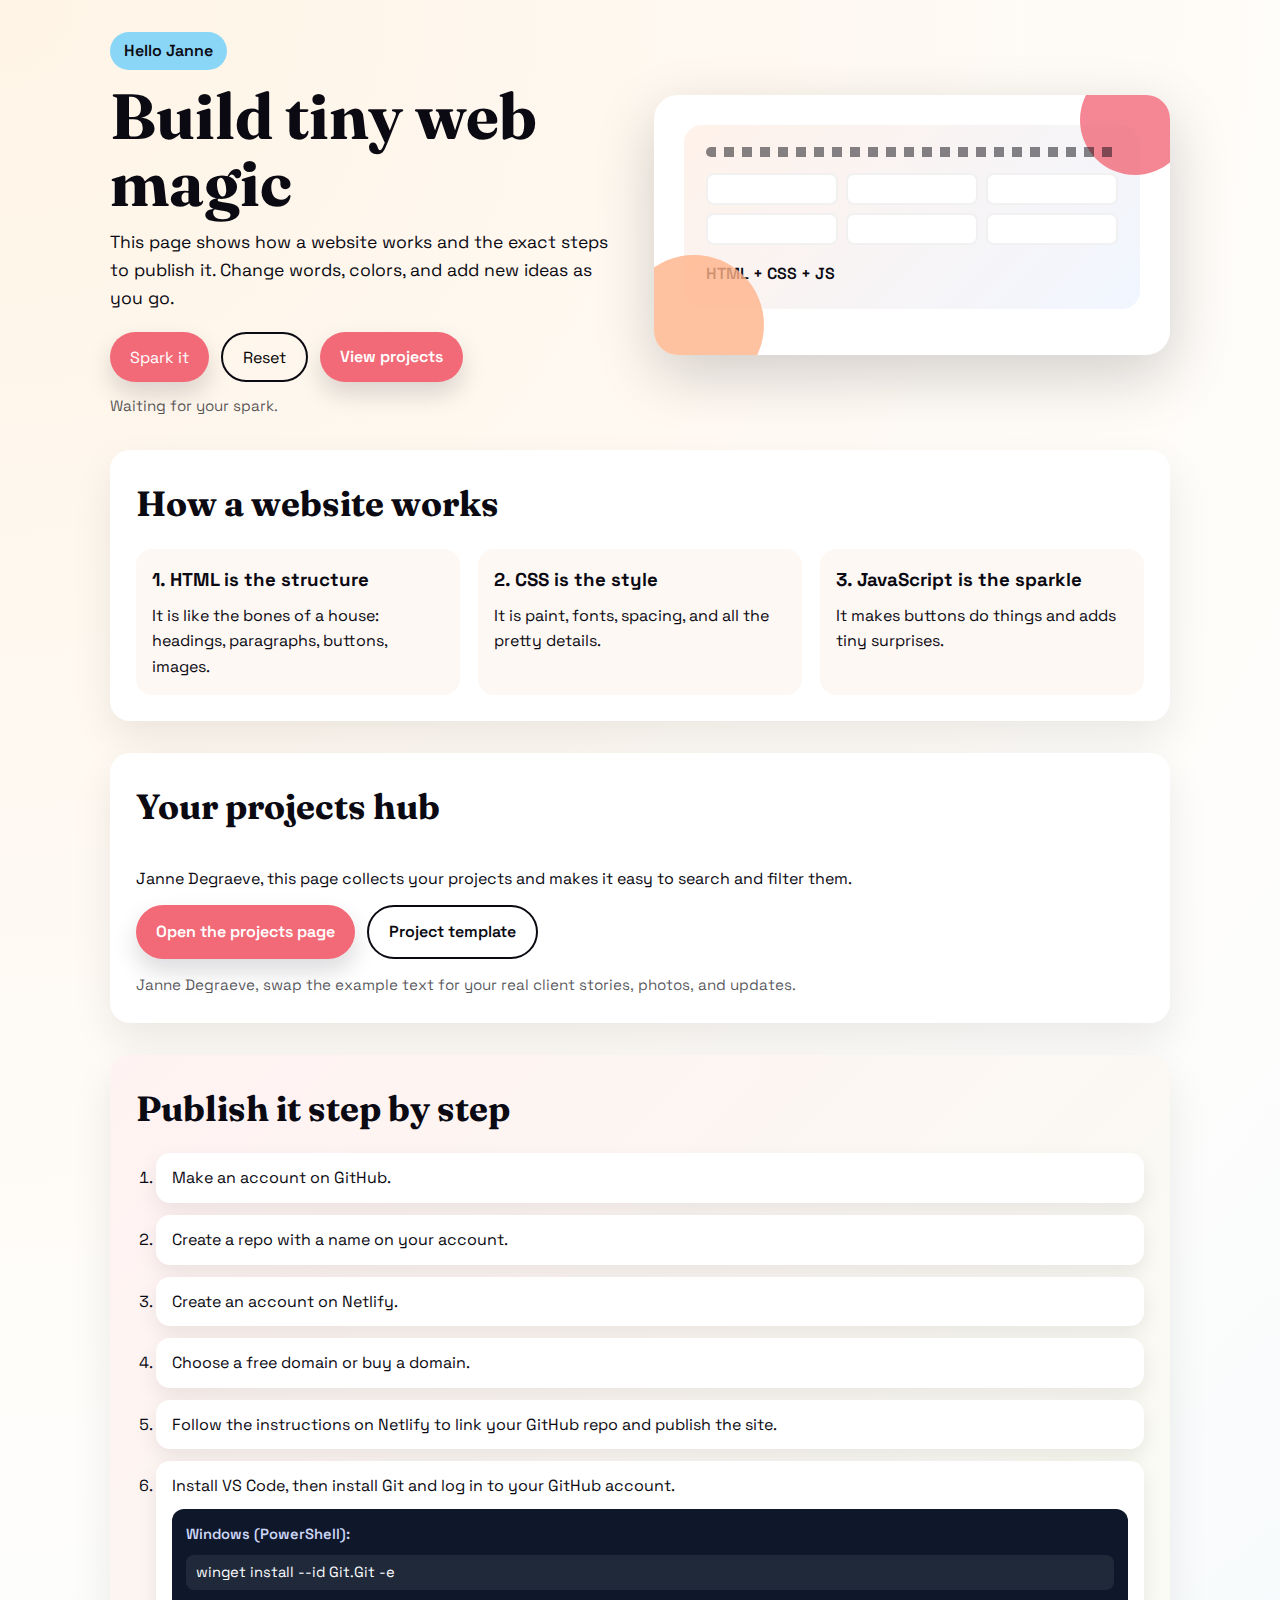
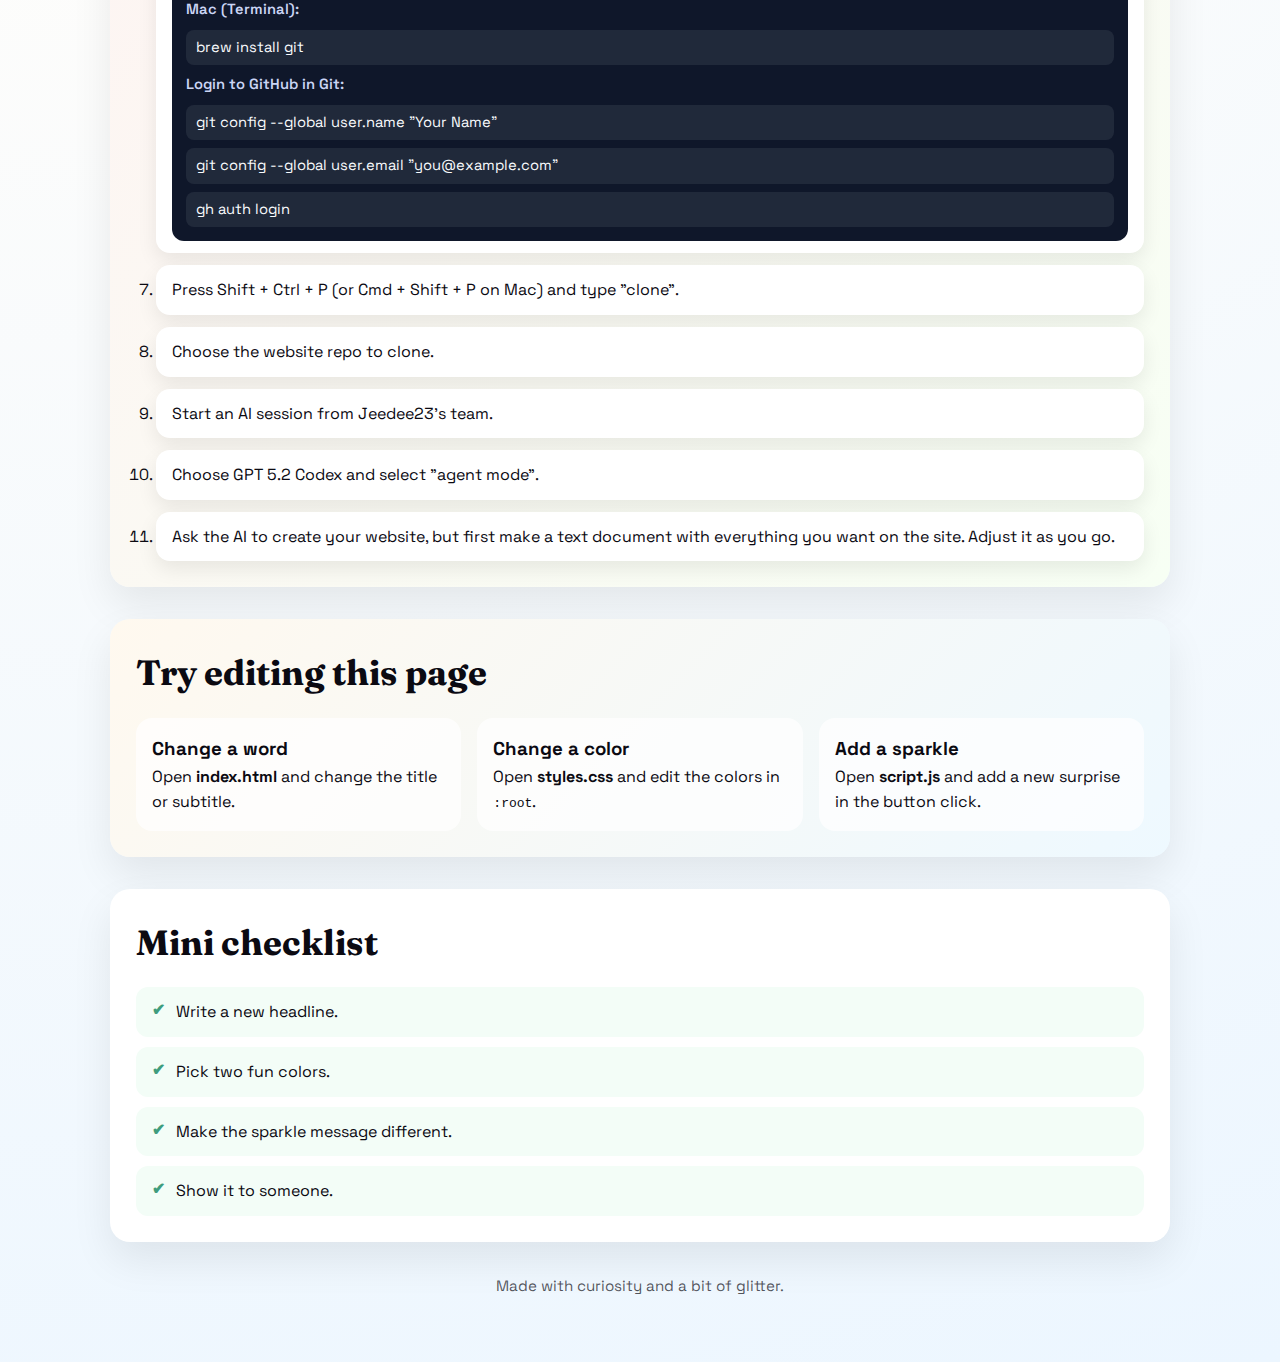
<file: index.html>
<!-- 2026_02_15_@_00-33-58 -->
<!doctype html>
<html lang="en">
  <head>
    <meta charset="UTF-8" />
    <meta name="viewport" content="width=device-width, initial-scale=1" />
    <title>Janne's Mini Web Lab</title>
    <link rel="preconnect" href="https://fonts.googleapis.com" />
    <link rel="preconnect" href="https://fonts.gstatic.com" crossorigin />
    <link
      href="https://fonts.googleapis.com/css2?family=Fraunces:opsz,wght@9..144,600&family=Space+Grotesk:wght@400;600&display=swap"
      rel="stylesheet"
    />
    <link rel="stylesheet" href="styles.css" />
  </head>
  <body>
    <main class="page">
      <header class="hero">
        <div class="hero__text">
          <p class="tag">Hello Janne</p>
          <h1>Build tiny web magic</h1>
          <p class="subtitle">
            This page shows how a website works and the exact steps to publish it.
            Change words, colors, and add new ideas as you go.
          </p>
          <div class="hero__actions">
            <button id="spark-button" class="primary">Spark it</button>
            <button id="reset-button" class="ghost">Reset</button>
            <a class="primary button-link" href="projects.html">View projects</a>
          </div>
          <p id="spark-status" class="status">Waiting for your spark.</p>
        </div>
        <div class="hero__card" aria-hidden="true">
          <div class="orb orb--pink"></div>
          <div class="orb orb--sun"></div>
          <div class="card__screen">
            <div class="wave"></div>
            <div class="mini-grid">
              <span></span><span></span><span></span><span></span><span></span><span></span>
            </div>
            <p>HTML + CSS + JS</p>
          </div>
        </div>
      </header>

      <section class="panel">
        <h2>How a website works</h2>
        <div class="steps">
          <article>
            <h3>1. HTML is the structure</h3>
            <p>It is like the bones of a house: headings, paragraphs, buttons, images.</p>
          </article>
          <article>
            <h3>2. CSS is the style</h3>
            <p>It is paint, fonts, spacing, and all the pretty details.</p>
          </article>
          <article>
            <h3>3. JavaScript is the sparkle</h3>
            <p>It makes buttons do things and adds tiny surprises.</p>
          </article>
        </div>
      </section>

      <section class="panel panel--projects">
        <h2>Your projects hub</h2>
        <p>
          Janne Degraeve, this page collects your projects and makes it easy to search and filter
          them.
        </p>
        <div class="project-links">
          <a class="primary button-link" href="projects.html">Open the projects page</a>
          <a class="ghost button-link" href="project-template.html">Project template</a>
        </div>
        <p class="note">
          Janne Degraeve, swap the example text for your real client stories, photos, and updates.
        </p>
      </section>

      <section class="panel panel--steps">
        <h2>Publish it step by step</h2>
        <ol class="steps-list">
          <li>Make an account on GitHub.</li>
          <li>Create a repo with a name on your account.</li>
          <li>Create an account on Netlify.</li>
          <li>Choose a free domain or buy a domain.</li>
          <li>
            Follow the instructions on Netlify to link your GitHub repo and publish the site.
          </li>
          <li>
            Install VS Code, then install Git and log in to your GitHub account.
            <div class="command-block">
              <p>Windows (PowerShell):</p>
              <code>winget install --id Git.Git -e</code>
              <p>Mac (Terminal):</p>
              <code>brew install git</code>
              <p>Login to GitHub in Git:</p>
              <code>git config --global user.name "Your Name"</code>
              <code>git config --global user.email "you@example.com"</code>
              <code>gh auth login</code>
            </div>
          </li>
          <li>Press Shift + Ctrl + P (or Cmd + Shift + P on Mac) and type "clone".</li>
          <li>Choose the website repo to clone.</li>
          <li>Start an AI session from Jeedee23's team.</li>
          <li>Choose GPT 5.2 Codex and select "agent mode".</li>
          <li>
            Ask the AI to create your website, but first make a text document with everything you
            want on the site. Adjust it as you go.
          </li>
        </ol>
      </section>

      <section class="panel panel--alt">
        <h2>Try editing this page</h2>
        <div class="edit-grid">
          <div>
            <h3>Change a word</h3>
            <p>Open <strong>index.html</strong> and change the title or subtitle.</p>
          </div>
          <div>
            <h3>Change a color</h3>
            <p>Open <strong>styles.css</strong> and edit the colors in <code>:root</code>.</p>
          </div>
          <div>
            <h3>Add a sparkle</h3>
            <p>Open <strong>script.js</strong> and add a new surprise in the button click.</p>
          </div>
        </div>
      </section>

      <section class="panel">
        <h2>Mini checklist</h2>
        <ul class="checklist">
          <li>Write a new headline.</li>
          <li>Pick two fun colors.</li>
          <li>Make the sparkle message different.</li>
          <li>Show it to someone.</li>
        </ul>
      </section>

      <footer class="footer">
        <p>Made with curiosity and a bit of glitter.</p>
      </footer>
    </main>

    <script src="script.js"></script>
  </body>
</html>
</file>
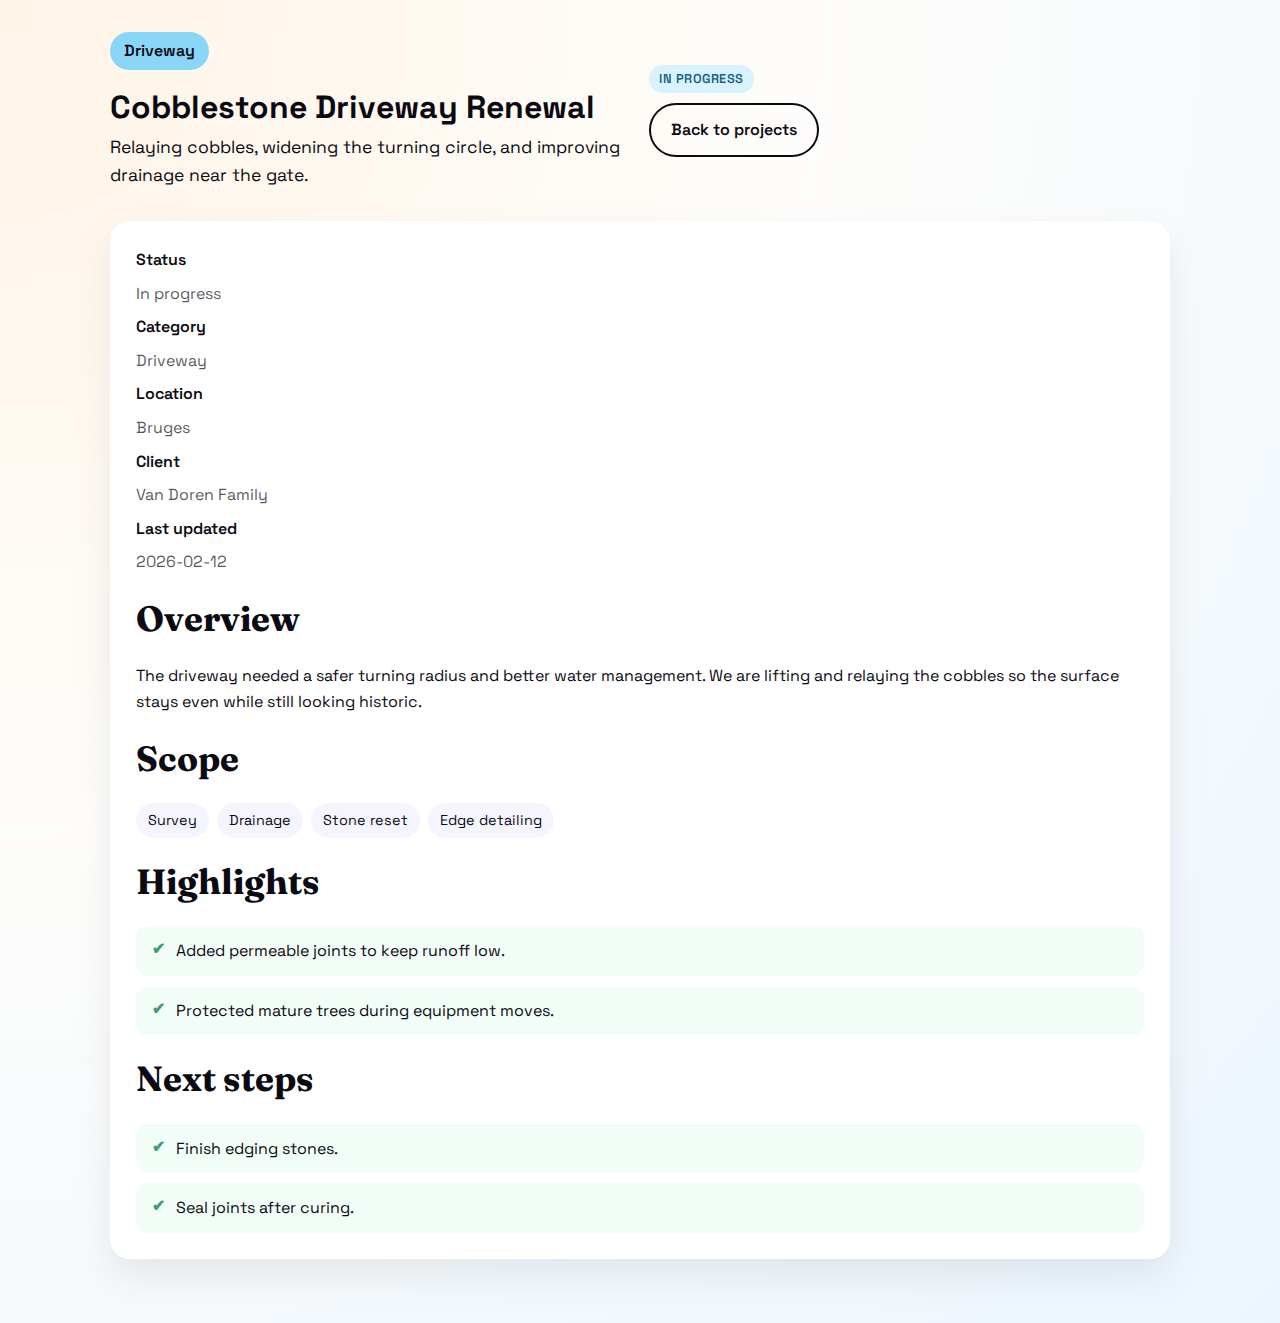
<file: project-driveway-cobble-renewal.html>
<!-- 2026_02_15_@_00-33-58 -->
<!doctype html>
<html lang="en">
  <head>
    <meta charset="UTF-8" />
    <meta name="viewport" content="width=device-width, initial-scale=1" />
    <title>Cobblestone Driveway Renewal | Janne's Mini Web Lab</title>
    <link rel="preconnect" href="https://fonts.googleapis.com" />
    <link rel="preconnect" href="https://fonts.gstatic.com" crossorigin />
    <link
      href="https://fonts.googleapis.com/css2?family=Fraunces:opsz,wght@9..144,600&family=Space+Grotesk:wght@400;600&display=swap"
      rel="stylesheet"
    />
    <link rel="stylesheet" href="styles.css" />
  </head>
  <body>
    <main class="page">
      <header class="projects-hero">
        <div>
          <p class="tag">Driveway</p>
          <h1>Cobblestone Driveway Renewal</h1>
          <p class="subtitle">
            Relaying cobbles, widening the turning circle, and improving drainage near the gate.
          </p>
        </div>
        <div class="projects-hero__stats">
          <span class="badge badge--in-progress">In progress</span>
          <a class="ghost button-link" href="projects.html">Back to projects</a>
        </div>
      </header>

      <section class="panel project-detail">
        <div class="project-meta">
          Status
          <span>In progress</span>
          Category
          <span>Driveway</span>
          Location
          <span>Bruges</span>
          Client
          <span>Van Doren Family</span>
          Last updated
          <span>2026-02-12</span>
        </div>
        <div>
          <h2>Overview</h2>
          <p>
            The driveway needed a safer turning radius and better water management. We are lifting
            and relaying the cobbles so the surface stays even while still looking historic.
          </p>
        </div>
        <div>
          <h2>Scope</h2>
          <div class="pill-list">
            <span class="pill">Survey</span>
            <span class="pill">Drainage</span>
            <span class="pill">Stone reset</span>
            <span class="pill">Edge detailing</span>
          </div>
        </div>
        <div>
          <h2>Highlights</h2>
          <ul class="checklist">
            <li>Added permeable joints to keep runoff low.</li>
            <li>Protected mature trees during equipment moves.</li>
          </ul>
        </div>
        <div>
          <h2>Next steps</h2>
          <ul class="checklist">
            <li>Finish edging stones.</li>
            <li>Seal joints after curing.</li>
          </ul>
        </div>
      </section>
    </main>
  </body>
</html>
</file>
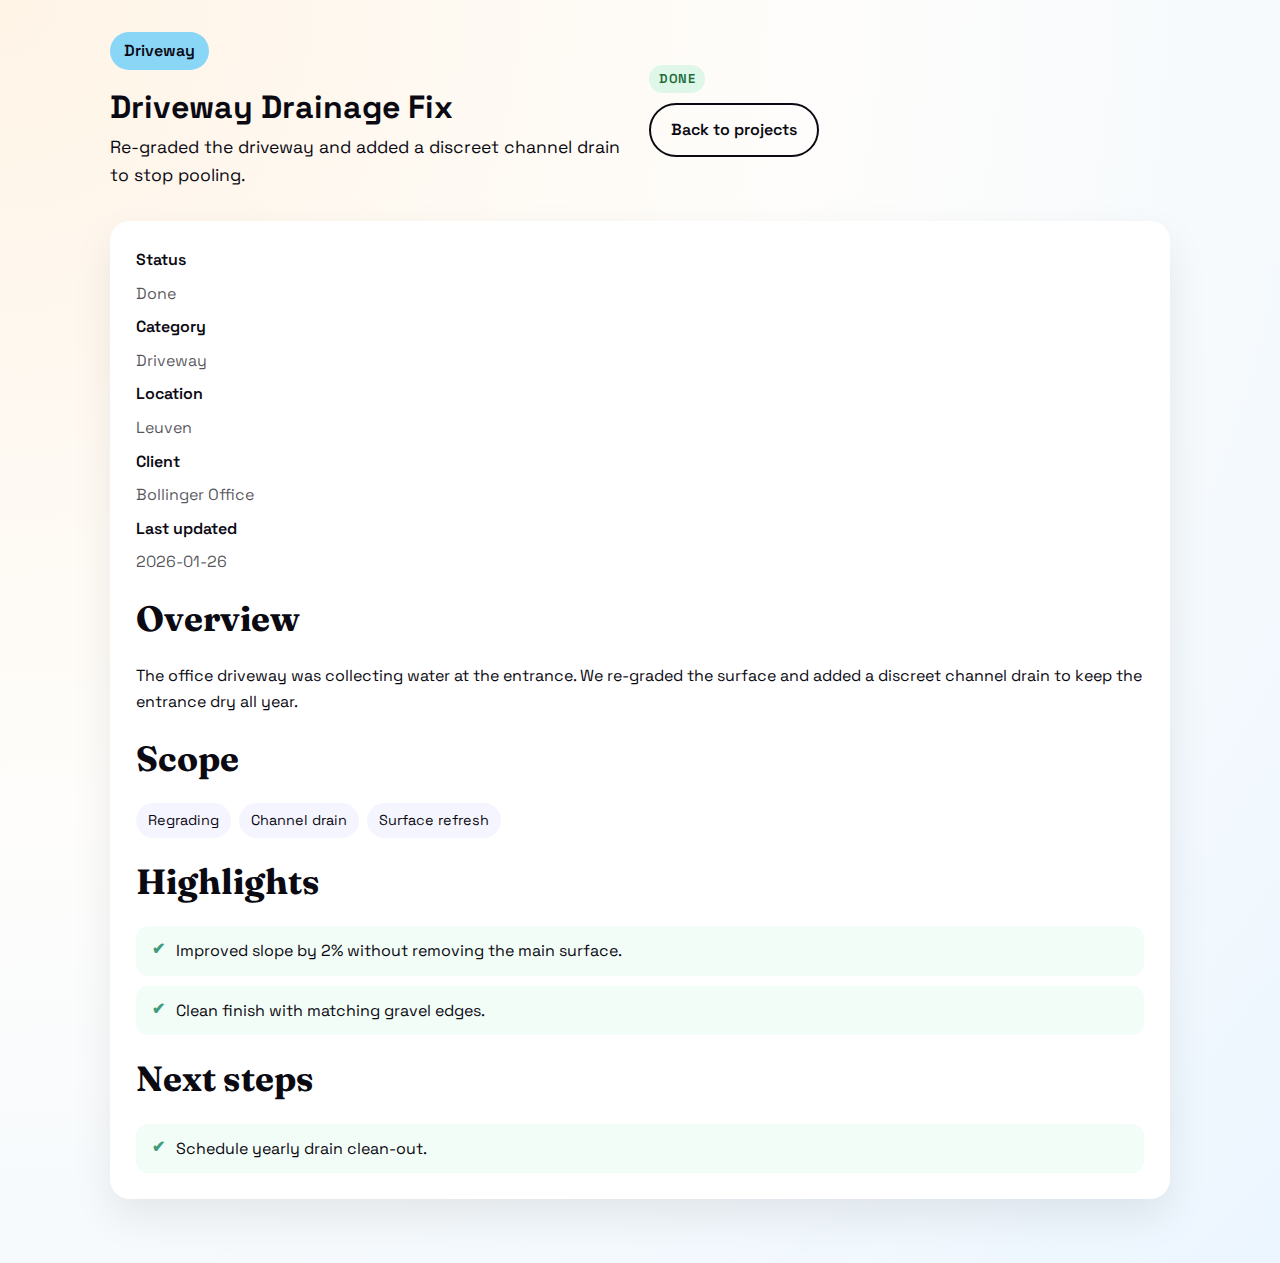
<file: project-driveway-drainage-fix.html>
<!-- 2026_02_15_@_00-33-58 -->
<!doctype html>
<html lang="en">
  <head>
    <meta charset="UTF-8" />
    <meta name="viewport" content="width=device-width, initial-scale=1" />
    <title>Driveway Drainage Fix | Janne's Mini Web Lab</title>
    <link rel="preconnect" href="https://fonts.googleapis.com" />
    <link rel="preconnect" href="https://fonts.gstatic.com" crossorigin />
    <link
      href="https://fonts.googleapis.com/css2?family=Fraunces:opsz,wght@9..144,600&family=Space+Grotesk:wght@400;600&display=swap"
      rel="stylesheet"
    />
    <link rel="stylesheet" href="styles.css" />
  </head>
  <body>
    <main class="page">
      <header class="projects-hero">
        <div>
          <p class="tag">Driveway</p>
          <h1>Driveway Drainage Fix</h1>
          <p class="subtitle">
            Re-graded the driveway and added a discreet channel drain to stop pooling.
          </p>
        </div>
        <div class="projects-hero__stats">
          <span class="badge badge--done">Done</span>
          <a class="ghost button-link" href="projects.html">Back to projects</a>
        </div>
      </header>

      <section class="panel project-detail">
        <div class="project-meta">
          Status
          <span>Done</span>
          Category
          <span>Driveway</span>
          Location
          <span>Leuven</span>
          Client
          <span>Bollinger Office</span>
          Last updated
          <span>2026-01-26</span>
        </div>
        <div>
          <h2>Overview</h2>
          <p>
            The office driveway was collecting water at the entrance. We re-graded the surface and
            added a discreet channel drain to keep the entrance dry all year.
          </p>
        </div>
        <div>
          <h2>Scope</h2>
          <div class="pill-list">
            <span class="pill">Regrading</span>
            <span class="pill">Channel drain</span>
            <span class="pill">Surface refresh</span>
          </div>
        </div>
        <div>
          <h2>Highlights</h2>
          <ul class="checklist">
            <li>Improved slope by 2% without removing the main surface.</li>
            <li>Clean finish with matching gravel edges.</li>
          </ul>
        </div>
        <div>
          <h2>Next steps</h2>
          <ul class="checklist">
            <li>Schedule yearly drain clean-out.</li>
          </ul>
        </div>
      </section>
    </main>
  </body>
</html>
</file>
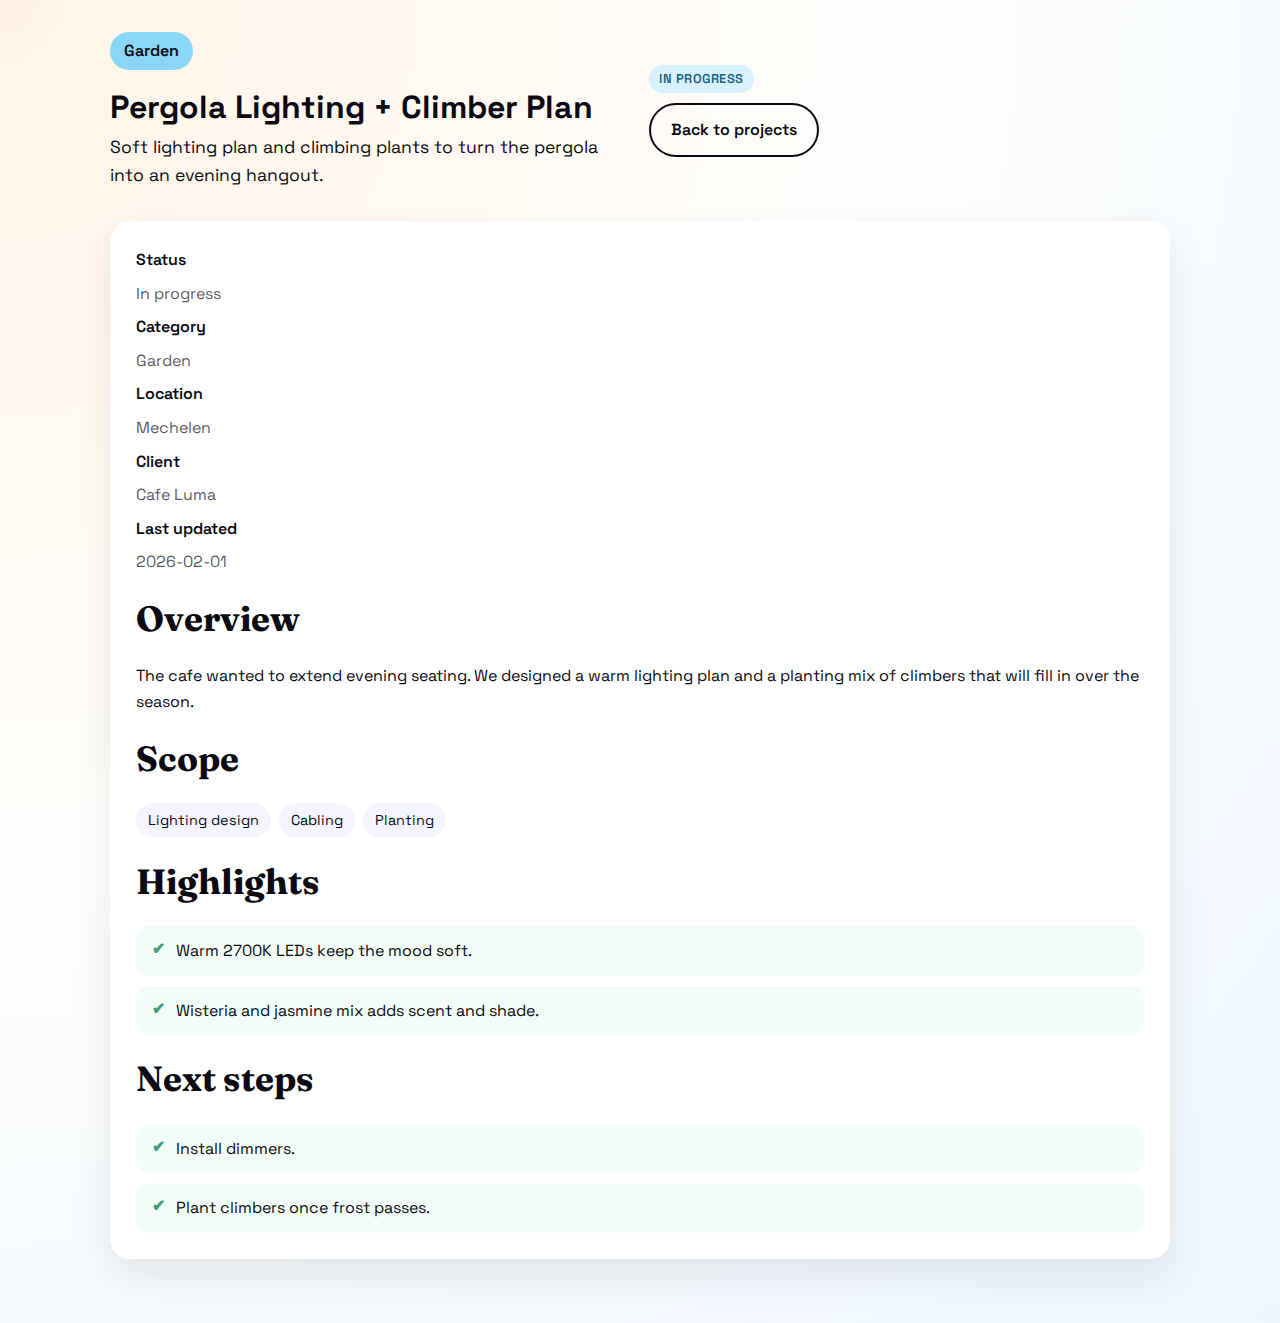
<file: project-garden-pergola-lighting.html>
<!-- 2026_02_15_@_00-33-58 -->
<!doctype html>
<html lang="en">
  <head>
    <meta charset="UTF-8" />
    <meta name="viewport" content="width=device-width, initial-scale=1" />
    <title>Pergola Lighting + Climber Plan | Janne's Mini Web Lab</title>
    <link rel="preconnect" href="https://fonts.googleapis.com" />
    <link rel="preconnect" href="https://fonts.gstatic.com" crossorigin />
    <link
      href="https://fonts.googleapis.com/css2?family=Fraunces:opsz,wght@9..144,600&family=Space+Grotesk:wght@400;600&display=swap"
      rel="stylesheet"
    />
    <link rel="stylesheet" href="styles.css" />
  </head>
  <body>
    <main class="page">
      <header class="projects-hero">
        <div>
          <p class="tag">Garden</p>
          <h1>Pergola Lighting + Climber Plan</h1>
          <p class="subtitle">
            Soft lighting plan and climbing plants to turn the pergola into an evening hangout.
          </p>
        </div>
        <div class="projects-hero__stats">
          <span class="badge badge--in-progress">In progress</span>
          <a class="ghost button-link" href="projects.html">Back to projects</a>
        </div>
      </header>

      <section class="panel project-detail">
        <div class="project-meta">
          Status
          <span>In progress</span>
          Category
          <span>Garden</span>
          Location
          <span>Mechelen</span>
          Client
          <span>Cafe Luma</span>
          Last updated
          <span>2026-02-01</span>
        </div>
        <div>
          <h2>Overview</h2>
          <p>
            The cafe wanted to extend evening seating. We designed a warm lighting plan and a
            planting mix of climbers that will fill in over the season.
          </p>
        </div>
        <div>
          <h2>Scope</h2>
          <div class="pill-list">
            <span class="pill">Lighting design</span>
            <span class="pill">Cabling</span>
            <span class="pill">Planting</span>
          </div>
        </div>
        <div>
          <h2>Highlights</h2>
          <ul class="checklist">
            <li>Warm 2700K LEDs keep the mood soft.</li>
            <li>Wisteria and jasmine mix adds scent and shade.</li>
          </ul>
        </div>
        <div>
          <h2>Next steps</h2>
          <ul class="checklist">
            <li>Install dimmers.</li>
            <li>Plant climbers once frost passes.</li>
          </ul>
        </div>
      </section>
    </main>
  </body>
</html>
</file>
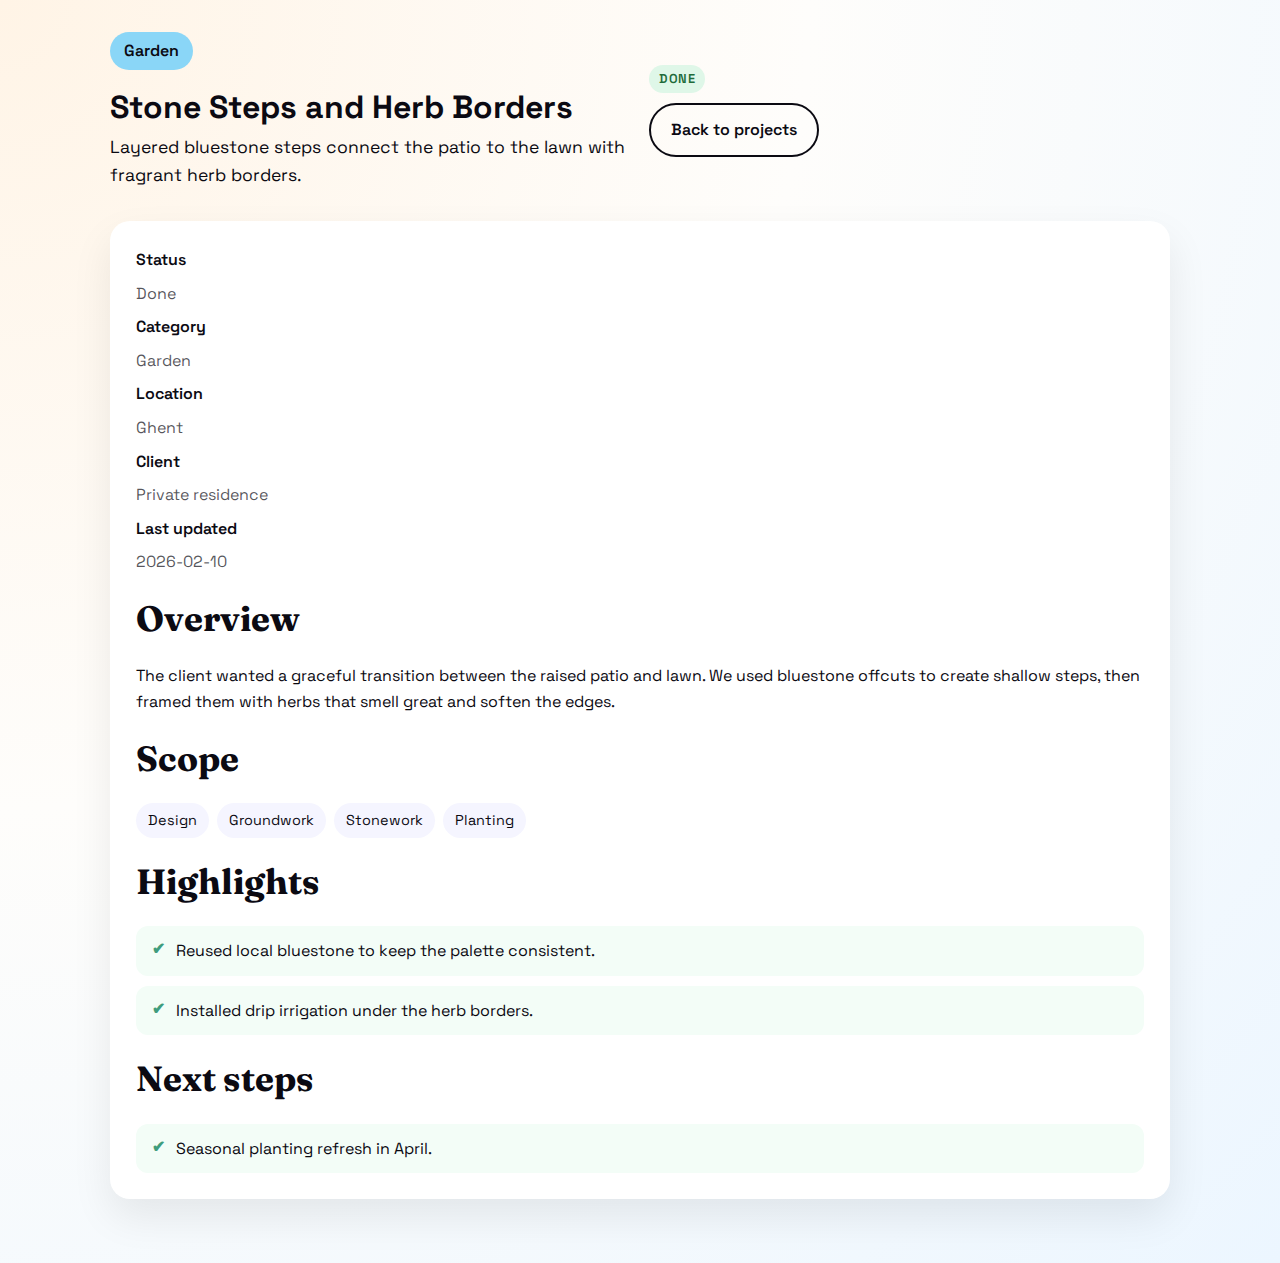
<file: project-garden-stone-steps.html>
<!-- 2026_02_15_@_00-33-58 -->
<!doctype html>
<html lang="en">
  <head>
    <meta charset="UTF-8" />
    <meta name="viewport" content="width=device-width, initial-scale=1" />
    <title>Stone Steps and Herb Borders | Janne's Mini Web Lab</title>
    <link rel="preconnect" href="https://fonts.googleapis.com" />
    <link rel="preconnect" href="https://fonts.gstatic.com" crossorigin />
    <link
      href="https://fonts.googleapis.com/css2?family=Fraunces:opsz,wght@9..144,600&family=Space+Grotesk:wght@400;600&display=swap"
      rel="stylesheet"
    />
    <link rel="stylesheet" href="styles.css" />
  </head>
  <body>
    <main class="page">
      <header class="projects-hero">
        <div>
          <p class="tag">Garden</p>
          <h1>Stone Steps and Herb Borders</h1>
          <p class="subtitle">
            Layered bluestone steps connect the patio to the lawn with fragrant herb borders.
          </p>
        </div>
        <div class="projects-hero__stats">
          <span class="badge badge--done">Done</span>
          <a class="ghost button-link" href="projects.html">Back to projects</a>
        </div>
      </header>

      <section class="panel project-detail">
        <div class="project-meta">
          Status
          <span>Done</span>
          Category
          <span>Garden</span>
          Location
          <span>Ghent</span>
          Client
          <span>Private residence</span>
          Last updated
          <span>2026-02-10</span>
        </div>
        <div>
          <h2>Overview</h2>
          <p>
            The client wanted a graceful transition between the raised patio and lawn. We used
            bluestone offcuts to create shallow steps, then framed them with herbs that smell great
            and soften the edges.
          </p>
        </div>
        <div>
          <h2>Scope</h2>
          <div class="pill-list">
            <span class="pill">Design</span>
            <span class="pill">Groundwork</span>
            <span class="pill">Stonework</span>
            <span class="pill">Planting</span>
          </div>
        </div>
        <div>
          <h2>Highlights</h2>
          <ul class="checklist">
            <li>Reused local bluestone to keep the palette consistent.</li>
            <li>Installed drip irrigation under the herb borders.</li>
          </ul>
        </div>
        <div>
          <h2>Next steps</h2>
          <ul class="checklist">
            <li>Seasonal planting refresh in April.</li>
          </ul>
        </div>
      </section>
    </main>
  </body>
</html>
</file>
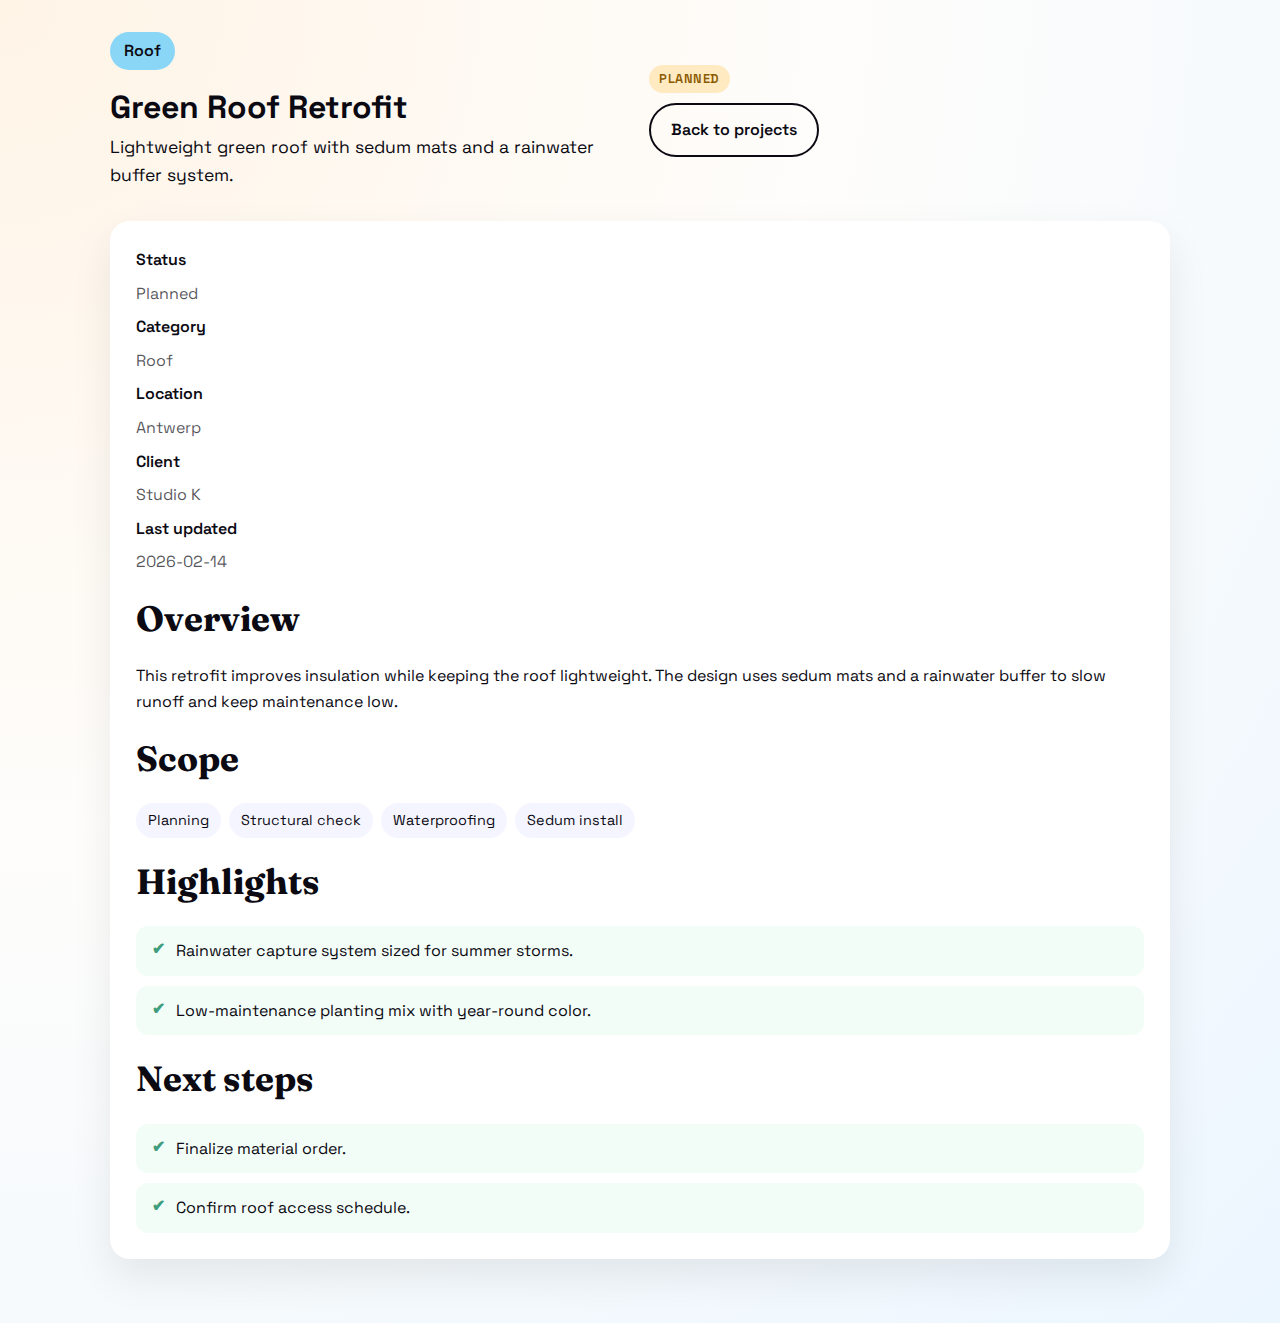
<file: project-roof-green-retrofit.html>
<!-- 2026_02_15_@_00-33-58 -->
<!doctype html>
<html lang="en">
  <head>
    <meta charset="UTF-8" />
    <meta name="viewport" content="width=device-width, initial-scale=1" />
    <title>Green Roof Retrofit | Janne's Mini Web Lab</title>
    <link rel="preconnect" href="https://fonts.googleapis.com" />
    <link rel="preconnect" href="https://fonts.gstatic.com" crossorigin />
    <link
      href="https://fonts.googleapis.com/css2?family=Fraunces:opsz,wght@9..144,600&family=Space+Grotesk:wght@400;600&display=swap"
      rel="stylesheet"
    />
    <link rel="stylesheet" href="styles.css" />
  </head>
  <body>
    <main class="page">
      <header class="projects-hero">
        <div>
          <p class="tag">Roof</p>
          <h1>Green Roof Retrofit</h1>
          <p class="subtitle">
            Lightweight green roof with sedum mats and a rainwater buffer system.
          </p>
        </div>
        <div class="projects-hero__stats">
          <span class="badge badge--planned">Planned</span>
          <a class="ghost button-link" href="projects.html">Back to projects</a>
        </div>
      </header>

      <section class="panel project-detail">
        <div class="project-meta">
          Status
          <span>Planned</span>
          Category
          <span>Roof</span>
          Location
          <span>Antwerp</span>
          Client
          <span>Studio K</span>
          Last updated
          <span>2026-02-14</span>
        </div>
        <div>
          <h2>Overview</h2>
          <p>
            This retrofit improves insulation while keeping the roof lightweight. The design uses
            sedum mats and a rainwater buffer to slow runoff and keep maintenance low.
          </p>
        </div>
        <div>
          <h2>Scope</h2>
          <div class="pill-list">
            <span class="pill">Planning</span>
            <span class="pill">Structural check</span>
            <span class="pill">Waterproofing</span>
            <span class="pill">Sedum install</span>
          </div>
        </div>
        <div>
          <h2>Highlights</h2>
          <ul class="checklist">
            <li>Rainwater capture system sized for summer storms.</li>
            <li>Low-maintenance planting mix with year-round color.</li>
          </ul>
        </div>
        <div>
          <h2>Next steps</h2>
          <ul class="checklist">
            <li>Finalize material order.</li>
            <li>Confirm roof access schedule.</li>
          </ul>
        </div>
      </section>
    </main>
  </body>
</html>
</file>
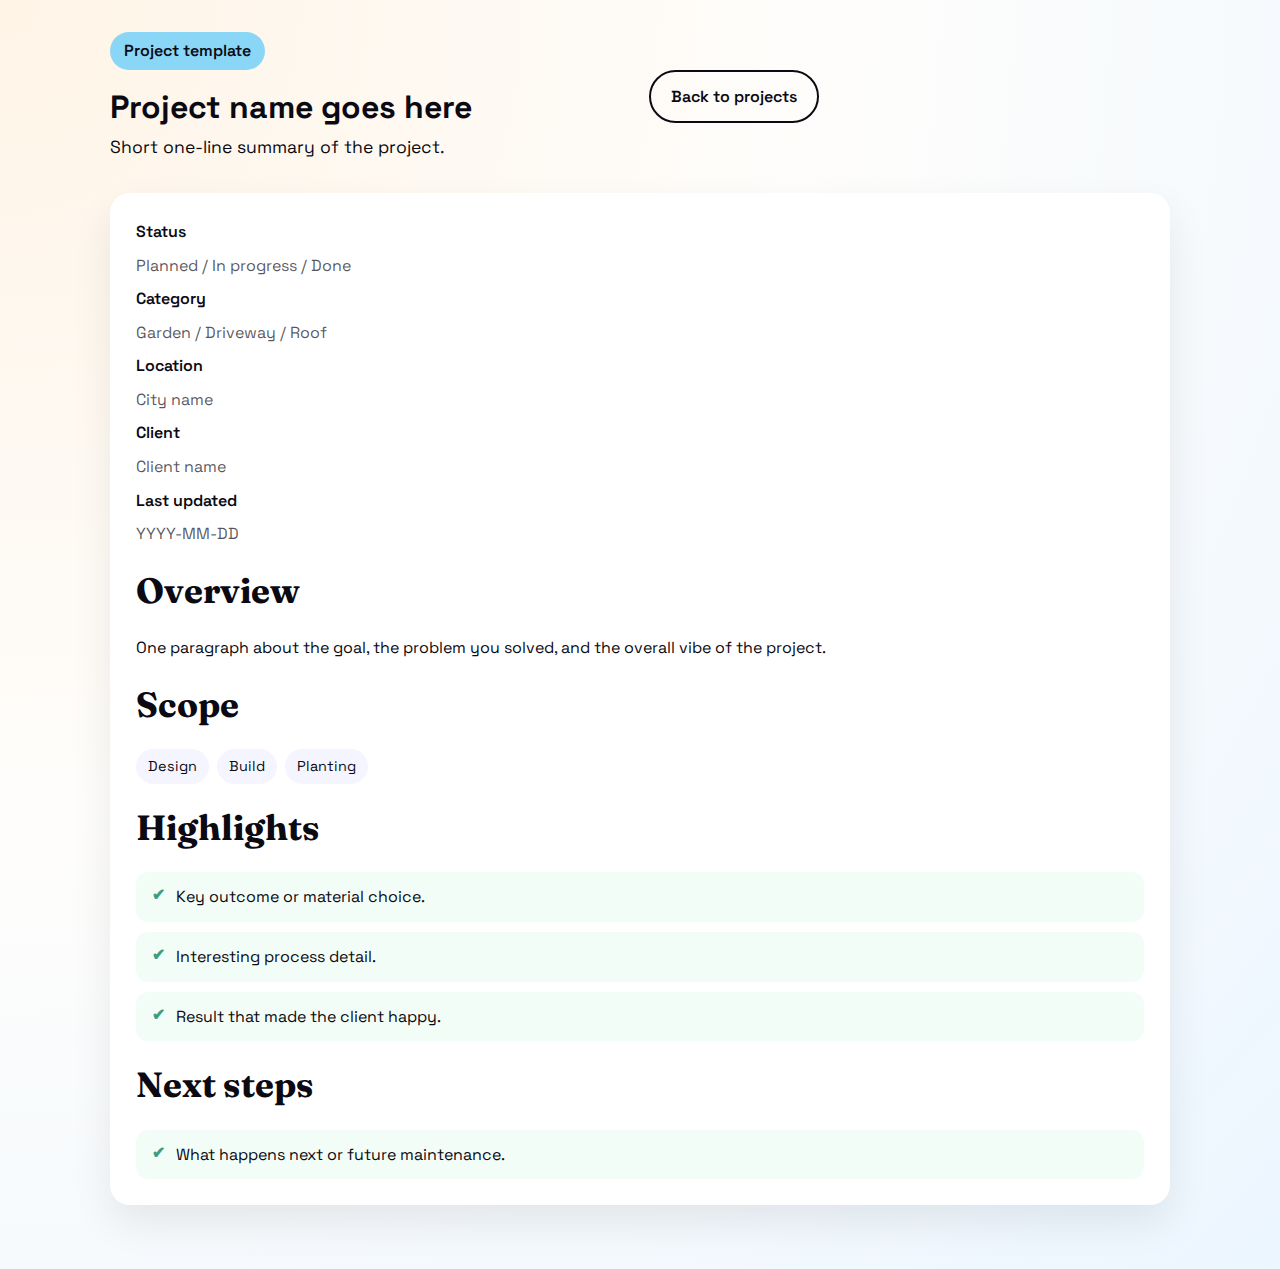
<file: project-template.html>
<!-- 2026_02_15_@_00-33-58 -->
<!doctype html>
<html lang="en">
  <head>
    <meta charset="UTF-8" />
    <meta name="viewport" content="width=device-width, initial-scale=1" />
    <title>Project Template | Janne's Mini Web Lab</title>
    <link rel="preconnect" href="https://fonts.googleapis.com" />
    <link rel="preconnect" href="https://fonts.gstatic.com" crossorigin />
    <link
      href="https://fonts.googleapis.com/css2?family=Fraunces:opsz,wght@9..144,600&family=Space+Grotesk:wght@400;600&display=swap"
      rel="stylesheet"
    />
    <link rel="stylesheet" href="styles.css" />
  </head>
  <body>
    <main class="page">
      <header class="projects-hero">
        <div>
          <p class="tag">Project template</p>
          <h1>Project name goes here</h1>
          <p class="subtitle">Short one-line summary of the project.</p>
        </div>
        <div class="projects-hero__stats">
          <a class="ghost button-link" href="projects.html">Back to projects</a>
        </div>
      </header>

      <section class="panel project-detail">
        <div class="project-meta">
          Status
          <span>Planned / In progress / Done</span>
          Category
          <span>Garden / Driveway / Roof</span>
          Location
          <span>City name</span>
          Client
          <span>Client name</span>
          Last updated
          <span>YYYY-MM-DD</span>
        </div>
        <div>
          <h2>Overview</h2>
          <p>
            One paragraph about the goal, the problem you solved, and the overall vibe of the
            project.
          </p>
        </div>
        <div>
          <h2>Scope</h2>
          <div class="pill-list">
            <span class="pill">Design</span>
            <span class="pill">Build</span>
            <span class="pill">Planting</span>
          </div>
        </div>
        <div>
          <h2>Highlights</h2>
          <ul class="checklist">
            <li>Key outcome or material choice.</li>
            <li>Interesting process detail.</li>
            <li>Result that made the client happy.</li>
          </ul>
        </div>
        <div>
          <h2>Next steps</h2>
          <ul class="checklist">
            <li>What happens next or future maintenance.</li>
          </ul>
        </div>
      </section>
    </main>
  </body>
</html>
</file>
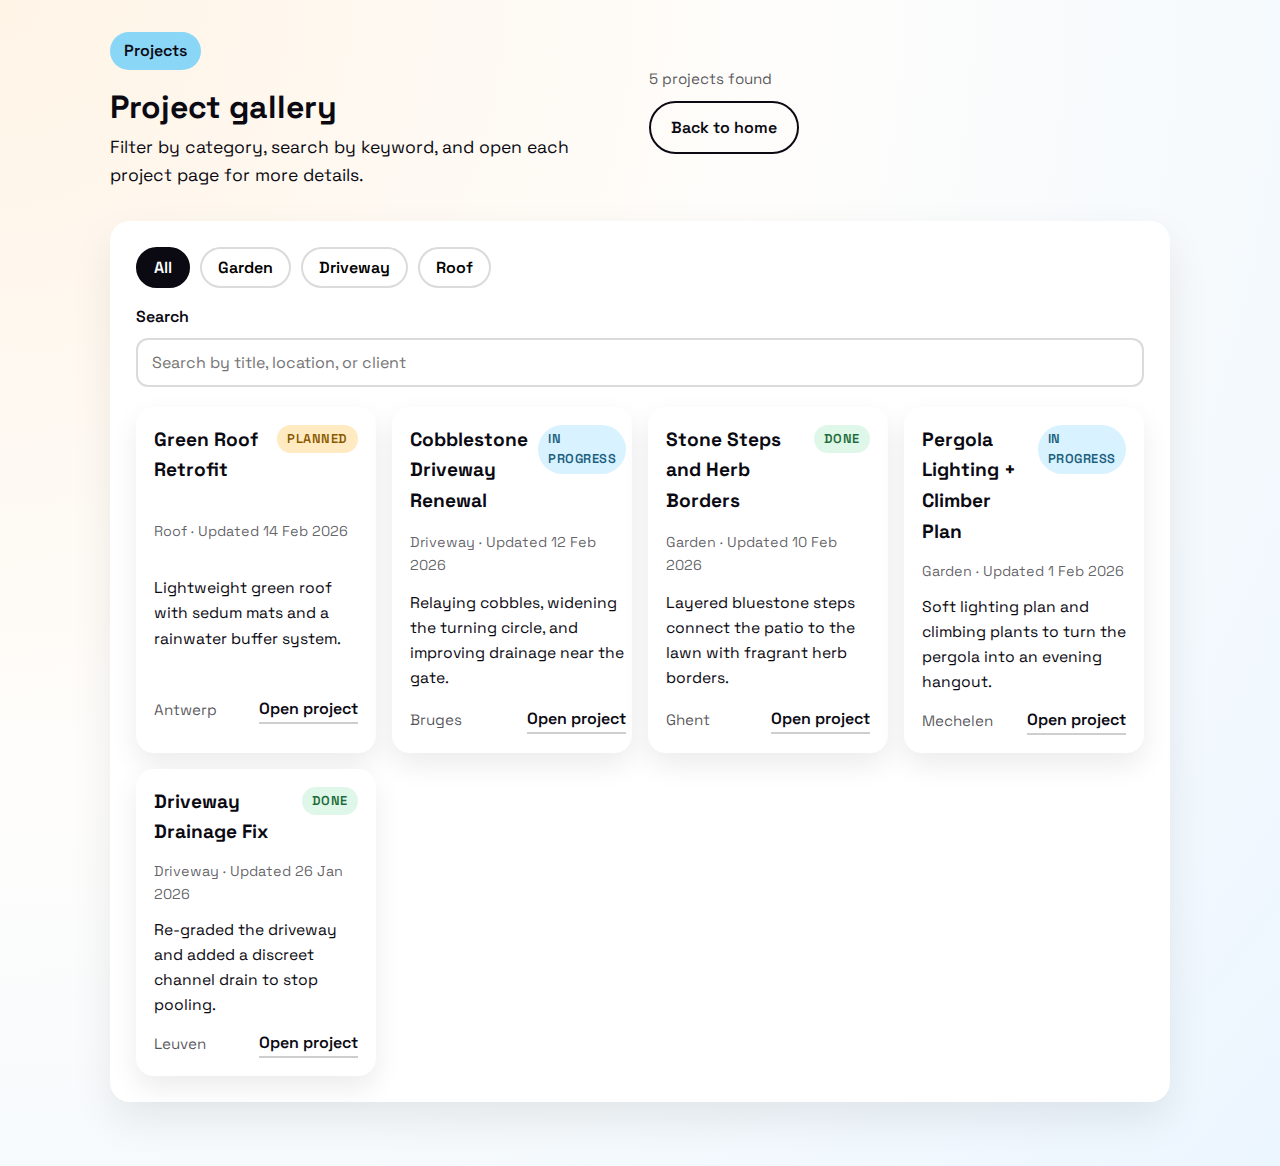
<file: projects.html>
<!-- 2026_02_15_@_00-33-58 -->
<!doctype html>
<html lang="en">
  <head>
    <meta charset="UTF-8" />
    <meta name="viewport" content="width=device-width, initial-scale=1" />
    <title>Projects | Janne's Mini Web Lab</title>
    <link rel="preconnect" href="https://fonts.googleapis.com" />
    <link rel="preconnect" href="https://fonts.gstatic.com" crossorigin />
    <link
      href="https://fonts.googleapis.com/css2?family=Fraunces:opsz,wght@9..144,600&family=Space+Grotesk:wght@400;600&display=swap"
      rel="stylesheet"
    />
    <link rel="stylesheet" href="styles.css" />
  </head>
  <body>
    <main class="page">
      <header class="projects-hero">
        <div>
          <p class="tag">Projects</p>
          <h1>Project gallery</h1>
          <p class="subtitle">
            Filter by category, search by keyword, and open each project page for more details.
          </p>
        </div>
        <div class="projects-hero__stats">
          <p id="result-count" class="status">Loading projects...</p>
          <a class="ghost button-link" href="index.html">Back to home</a>
        </div>
      </header>

      <section class="panel">
        <div class="filters">
          <div class="filter-buttons" role="group" aria-label="Filter projects">
            <button class="filter-button is-active" data-filter="All">All</button>
            <button class="filter-button" data-filter="Garden">Garden</button>
            <button class="filter-button" data-filter="Driveway">Driveway</button>
            <button class="filter-button" data-filter="Roof">Roof</button>
          </div>
          <label class="search" for="project-search">
            Search
            <input
              id="project-search"
              type="search"
              placeholder="Search by title, location, or client"
              autocomplete="off"
            />
          </label>
        </div>
        <div id="project-list" class="project-grid"></div>
        <p id="project-empty" class="empty-state" hidden>
          No projects match that search. Try a new keyword or reset the filters.
        </p>
      </section>
    </main>

    <script src="projects.js"></script>
  </body>
</html>
</file>
<file: styles.css>
/* 2026_02_15_@_00-33-58 */
:root {
  --ink: #0b0a12;
  --cream: #f9f4ee;
  --peach: #ffb38a;
  --coral: #f26a78;
  --sky: #8ad6f7;
  --leaf: #3f9d7d;
  --shadow: rgba(11, 10, 18, 0.15);
}

* {
  box-sizing: border-box;
  margin: 0;
  padding: 0;
}

body {
  font-family: "Space Grotesk", sans-serif;
  color: var(--ink);
  background: radial-gradient(circle at top left, #fff4e6 0%, #fefdfb 45%, #ecf6ff 100%);
  min-height: 100vh;
  line-height: 1.6;
}

.page {
  max-width: 1100px;
  margin: 0 auto;
  padding: 32px 20px 64px;
  display: flex;
  flex-direction: column;
  gap: 32px;
}

.hero {
  display: grid;
  grid-template-columns: repeat(auto-fit, minmax(260px, 1fr));
  gap: 28px;
  align-items: center;
}

.hero__text h1 {
  font-family: "Fraunces", serif;
  font-size: clamp(2.6rem, 5vw, 4rem);
  line-height: 1.05;
  margin-bottom: 12px;
}

.subtitle {
  font-size: 1.1rem;
  max-width: 520px;
}

.tag {
  background: var(--sky);
  color: var(--ink);
  font-weight: 600;
  display: inline-block;
  padding: 6px 14px;
  border-radius: 999px;
  margin-bottom: 12px;
}

.hero__actions {
  margin: 20px 0 12px;
  display: flex;
  gap: 12px;
  flex-wrap: wrap;
}

button,
.button-link {
  font-family: "Space Grotesk", sans-serif;
  border: none;
  cursor: pointer;
  padding: 12px 20px;
  border-radius: 999px;
  font-size: 1rem;
  transition: transform 0.2s ease, box-shadow 0.2s ease;
}

button:active,
.button-link:active {
  transform: scale(0.98);
}

.button-link {
  text-decoration: none;
  display: inline-flex;
  align-items: center;
  justify-content: center;
  gap: 8px;
  font-weight: 600;
}

.primary {
  background: var(--coral);
  color: #fff;
  box-shadow: 0 12px 24px var(--shadow);
}

.primary:hover {
  transform: translateY(-2px);
}

.ghost {
  background: transparent;
  border: 2px solid var(--ink);
}

.button-link.ghost {
  color: var(--ink);
}

.status {
  font-size: 0.95rem;
  color: rgba(11, 10, 18, 0.7);
}

.hero__card {
  position: relative;
  padding: 30px;
  border-radius: 24px;
  background: #fff;
  box-shadow: 0 20px 60px rgba(11, 10, 18, 0.18);
  overflow: hidden;
  min-height: 260px;
}

.card__screen {
  border-radius: 18px;
  padding: 22px;
  background: linear-gradient(135deg, #fff2ea, #f1f6ff);
  display: flex;
  flex-direction: column;
  gap: 16px;
  height: 100%;
  justify-content: center;
  font-weight: 600;
}

.orb {
  position: absolute;
  border-radius: 50%;
  filter: blur(0px);
  opacity: 0.8;
}

.orb--pink {
  width: 110px;
  height: 110px;
  background: var(--coral);
  top: -30px;
  right: -20px;
}

.orb--sun {
  width: 140px;
  height: 140px;
  background: var(--peach);
  bottom: -40px;
  left: -30px;
}

.wave {
  height: 10px;
  background: repeating-linear-gradient(
    90deg,
    var(--ink),
    var(--ink) 10px,
    transparent 10px,
    transparent 18px
  );
  border-radius: 999px;
  opacity: 0.5;
}

.mini-grid {
  display: grid;
  grid-template-columns: repeat(3, 1fr);
  gap: 8px;
}

.mini-grid span {
  background: #fff;
  border-radius: 8px;
  height: 32px;
  box-shadow: inset 0 0 0 2px rgba(11, 10, 18, 0.06);
}

.panel {
  background: #fff;
  padding: 26px;
  border-radius: 20px;
  box-shadow: 0 18px 40px rgba(11, 10, 18, 0.08);
}

.panel--alt {
  background: linear-gradient(135deg, #fff9ef, #eef9ff);
}

.panel--steps {
  background: linear-gradient(135deg, #fff2f2, #f7fff4);
}

.panel h2 {
  font-family: "Fraunces", serif;
  font-size: clamp(1.6rem, 3vw, 2.2rem);
  margin-bottom: 16px;
}

.steps {
  display: grid;
  gap: 18px;
  grid-template-columns: repeat(auto-fit, minmax(220px, 1fr));
}

.steps article {
  padding: 16px;
  border-radius: 16px;
  background: #fef8f4;
}

.steps h3 {
  margin-bottom: 8px;
}

.steps-list {
  display: grid;
  gap: 12px;
  padding-left: 20px;
}

.steps-list li {
  background: #fff;
  border-radius: 14px;
  padding: 12px 16px;
  box-shadow: 0 8px 20px rgba(11, 10, 18, 0.08);
}

.command-block {
  margin-top: 10px;
  background: #0f172a;
  color: #f8fafc;
  padding: 14px;
  border-radius: 12px;
  display: grid;
  gap: 8px;
  font-size: 0.92rem;
}

.command-block p {
  font-weight: 600;
  color: #cbd5f5;
}

.command-block code {
  display: block;
  padding: 6px 10px;
  background: rgba(248, 250, 252, 0.08);
  border-radius: 8px;
  font-family: "Space Grotesk", sans-serif;
}

.edit-grid {
  display: grid;
  gap: 16px;
  grid-template-columns: repeat(auto-fit, minmax(220px, 1fr));
}

.edit-grid div {
  background: rgba(255, 255, 255, 0.7);
  padding: 16px;
  border-radius: 16px;
}

.checklist {
  list-style: none;
  display: grid;
  gap: 10px;
}

.checklist li {
  background: #f3fdf7;
  border-radius: 12px;
  padding: 12px 16px;
  position: relative;
  padding-left: 40px;
}

.checklist li::before {
  content: "✔";
  position: absolute;
  left: 16px;
  top: 10px;
  color: var(--leaf);
  font-weight: 700;
}

.footer {
  text-align: center;
  color: rgba(11, 10, 18, 0.7);
  font-size: 0.95rem;
}

.panel--projects {
  display: grid;
  gap: 14px;
}

.project-links {
  display: flex;
  gap: 12px;
  flex-wrap: wrap;
}

.note {
  font-size: 0.95rem;
  color: rgba(11, 10, 18, 0.7);
}

.projects-hero {
  display: grid;
  gap: 18px;
  grid-template-columns: repeat(auto-fit, minmax(220px, 1fr));
  align-items: center;
}

.projects-hero__stats {
  display: grid;
  gap: 10px;
  justify-items: start;
}

.filters {
  display: grid;
  gap: 16px;
}

.filter-buttons {
  display: flex;
  flex-wrap: wrap;
  gap: 10px;
}

.filter-button {
  border: 2px solid rgba(11, 10, 18, 0.15);
  background: #fff;
  padding: 8px 16px;
  border-radius: 999px;
  font-weight: 600;
  cursor: pointer;
  transition: all 0.2s ease;
}

.filter-button.is-active {
  background: var(--ink);
  color: #fff;
  border-color: var(--ink);
}

.search {
  display: grid;
  gap: 8px;
  font-weight: 600;
}

.search input {
  padding: 12px 14px;
  border-radius: 12px;
  border: 2px solid rgba(11, 10, 18, 0.15);
  font-size: 1rem;
  font-family: "Space Grotesk", sans-serif;
}

.project-grid {
  display: grid;
  gap: 16px;
  grid-template-columns: repeat(auto-fit, minmax(240px, 1fr));
  margin-top: 20px;
}

.project-card {
  background: #fff;
  border-radius: 18px;
  padding: 18px;
  box-shadow: 0 12px 28px rgba(11, 10, 18, 0.08);
  display: grid;
  gap: 12px;
}

.project-card__header {
  display: flex;
  align-items: flex-start;
  justify-content: space-between;
  gap: 10px;
}

.project-card__header h3 {
  font-size: 1.2rem;
}

.project-card__meta {
  font-size: 0.9rem;
  color: rgba(11, 10, 18, 0.65);
}

.project-card__summary {
  font-size: 0.98rem;
}

.project-card__footer {
  display: flex;
  justify-content: space-between;
  align-items: center;
  gap: 12px;
  flex-wrap: wrap;
}

.project-card__link {
  color: var(--ink);
  font-weight: 600;
  text-decoration: none;
  border-bottom: 2px solid rgba(11, 10, 18, 0.2);
}

.badge {
  display: inline-flex;
  align-items: center;
  padding: 4px 10px;
  border-radius: 999px;
  font-size: 0.8rem;
  font-weight: 600;
  text-transform: uppercase;
  letter-spacing: 0.04em;
}

.badge--planned {
  background: #ffeac2;
  color: #8a5a00;
}

.badge--in-progress {
  background: #d9f2ff;
  color: #1b5f7d;
}

.badge--done {
  background: #dff7e8;
  color: #216b3a;
}

.empty-state {
  margin-top: 16px;
  color: rgba(11, 10, 18, 0.65);
}

.project-detail {
  display: grid;
  gap: 16px;
}

.project-meta {
  display: grid;
  gap: 8px;
  font-weight: 600;
}

.project-meta span {
  display: block;
  font-weight: 400;
  color: rgba(11, 10, 18, 0.7);
}

.pill-list {
  display: flex;
  flex-wrap: wrap;
  gap: 8px;
}

.pill {
  background: #f5f5ff;
  padding: 6px 12px;
  border-radius: 999px;
  font-size: 0.9rem;
}

@media (max-width: 720px) {
  .hero__actions {
    flex-direction: column;
    align-items: flex-start;
  }

  .command-block code {
    font-size: 0.85rem;
  }
}
</file>
